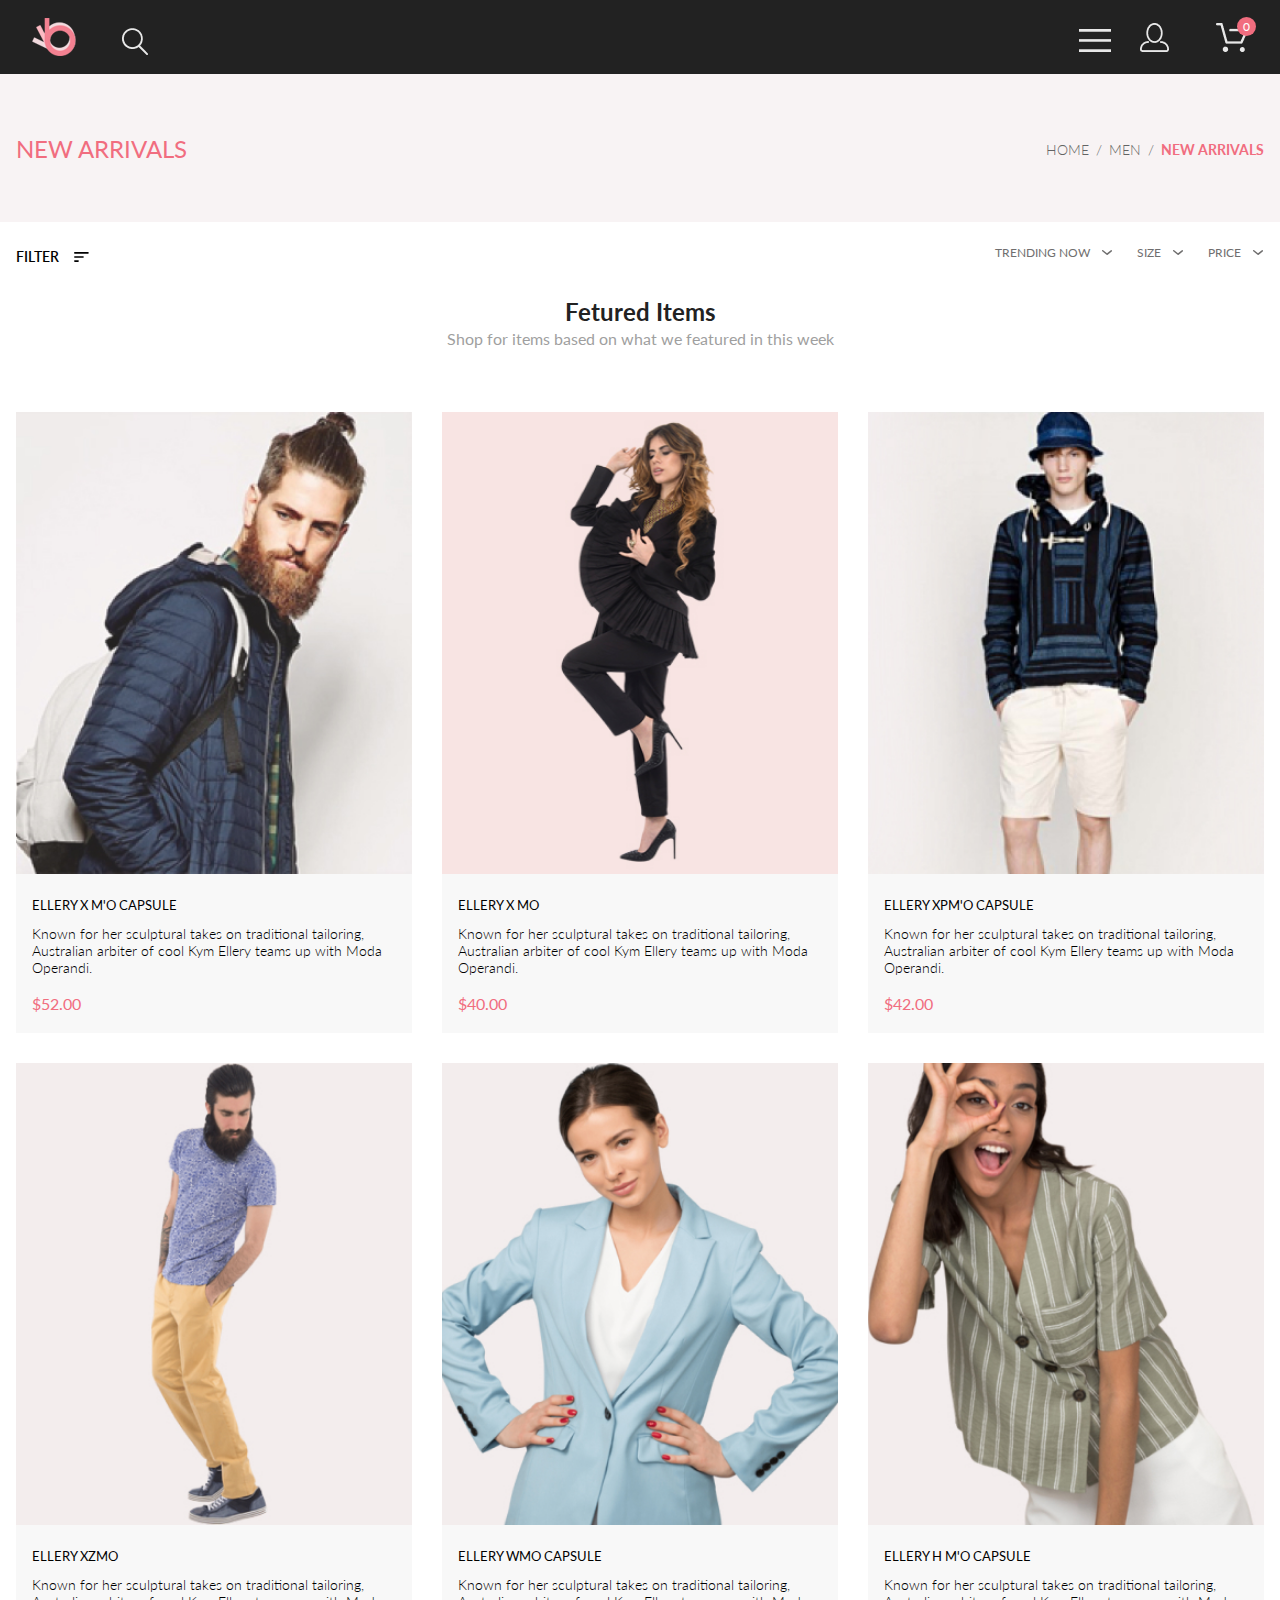
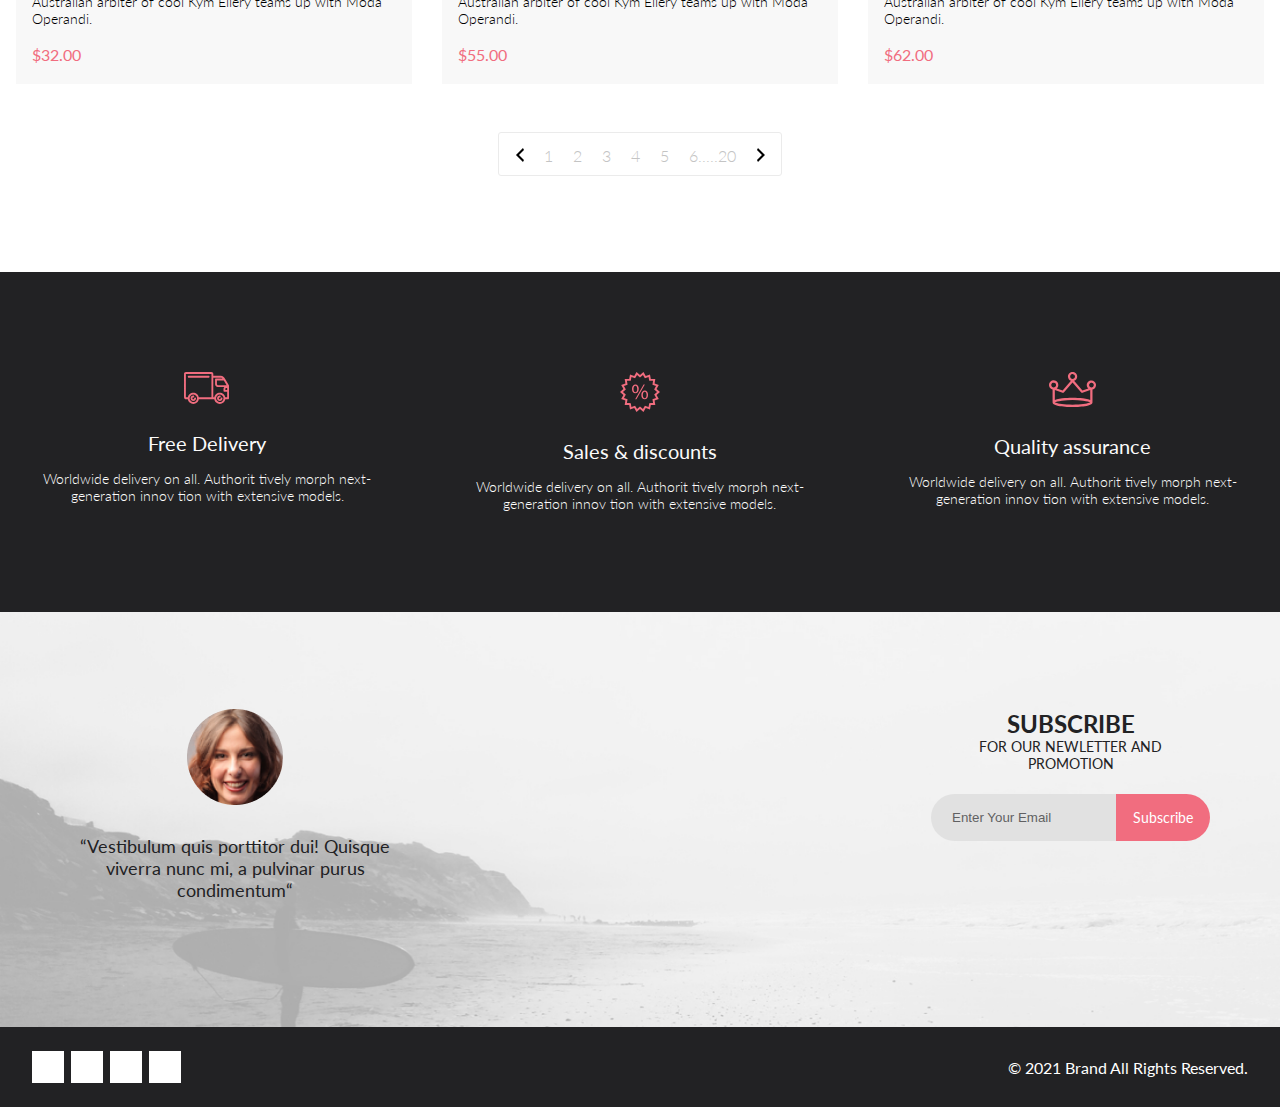
<file: 8/index.html>
<!DOCTYPE html>
<html lang="en">

<head>
    <meta charset="UTF-8">
    <meta name="viewport" content="width=device-width, initial-scale=1.0">
    <title>Document</title>
    <link rel="stylesheet" href="https://cdnjs.cloudflare.com/ajax/libs/font-awesome/5.15.2/css/all.min.css" integrity="sha512-HK5fgLBL+xu6dm/Ii3z4xhlSUyZgTT9tuc/hSrtw6uzJOvgRr2a9jyxxT1ely+B+xFAmJKVSTbpM/CuL7qxO8w==" crossorigin="anonymous" />
    <link rel="stylesheet" href="style.css">
</head>

<body>
    <div class="header">
        <div class="container">
            <div class="leftHeader">
                <img src="images/logo.png" alt="">
                <img class="searchIcon" src="images/search.png" alt="">
            </div>

            <div class="rightHeader">
                <img src="images/bars.png" alt="">
                <img class="userIcon" src="images/user.png" alt="">

                <span class="cartIconWrap">
                    <img class="cartIcon" src="images/cart.png" alt="">
                    <span>0</span>
                </span>
                <div class="basket hidden">
                    <div class="basketRow basketHeader">
                        <div>Название товара</div>
                        <div>Количество</div>
                        <div>Цена за шт.</div>
                        <div>Итого</div>
                    </div>
                
                    <div class="basketTotal">
                        Товаров в корзине на сумму:
                        $<span class="basketTotalValue">0</span>
                    </div>
                </div>
            </div>
        </div>
    </div>

    <div class="newArrivals">
        <div class="container">
            <h1>NEW ARRIVALS</h1>
            <nav>
                <a href="#">HOME</a>
                <span>/</span>
                <a href="#">MEN</a>
                <span>/</span>
                <a href="#">NEW ARRIVALS</a>
            </nav>
        </div>
    </div>

    <div class="filters">
        <div class="container">
            <div class="filtersLeft">
                <span class="filterLabel">FILTER</span>
                <img class="filterIcon" src="images/filter.svg" alt="">
                <div class="filterPopup hidden">
                    <nav class="filterCategory">
                        <div class="filterCategoryHeader">CATEGORY</div>
                        <div class="hidden">
                            <a href="#">Accessories</a>
                            <a href="#">Bags</a>
                            <a href="#">Denim</a>
                            <a href="#">Hoodies & Sweatshirts</a>
                            <a href="#">Jackets & Coats</a>
                            <a href="#">Polos</a>
                            <a href="#">Shirts</a>
                            <a href="#">Shoes</a>
                            <a href="#">Sweaters & Knits</a>
                            <a href="#">T-Shirts</a>
                            <a href="#">Tanks</a>
                        </div>
                    </nav>
                    <nav class="filterCategory">
                        <div class="filterCategoryHeader">BRAND</div>
                        <div class="hidden">
                            <a href="#">Accessories</a>
                            <a href="#">Bags</a>
                            <a href="#">Denim</a>
                            <a href="#">Hoodies & Sweatshirts</a>
                            <a href="#">Jackets & Coats</a>
                            <a href="#">Polos</a>
                            <a href="#">Shirts</a>
                            <a href="#">Shoes</a>
                            <a href="#">Sweaters & Knits</a>
                            <a href="#">T-Shirts</a>
                            <a href="#">Tanks</a>
                        </div>
                    </nav>
                    <nav class="filterCategory">
                        <div class="filterCategoryHeader">DESIGNER</div>
                        <div class="hidden">
                            <a href="#">Accessories</a>
                            <a href="#">Bags</a>
                            <a href="#">Denim</a>
                            <a href="#">Hoodies & Sweatshirts</a>
                            <a href="#">Jackets & Coats</a>
                            <a href="#">Polos</a>
                            <a href="#">Shirts</a>
                            <a href="#">Shoes</a>
                            <a href="#">Sweaters & Knits</a>
                            <a href="#">T-Shirts</a>
                            <a href="#">Tanks</a>
                        </div>
                    </nav>
                </div>
            </div>
            <div class="filtersRight">
                <div class="filterTrending">
                    TRENDING NOW
                    <img src="images/filterArrow.svg" alt="">
                </div>
                <div class="filterSize">
                    <div class="filterSizeWrap">
                        SIZE
                        <img src="images/filterArrow.svg" alt="">
                    </div>
                    <div class="filterSizes hidden">
                        <div>
                            <input type="checkbox"> XS
                        </div>
                        <div>
                            <input type="checkbox"> S
                        </div>
                        <div>
                            <input type="checkbox"> M
                        </div>
                        <div>
                            <input type="checkbox"> L
                        </div>
                    </div>
                </div>
                <div class="filterPrice">
                    PRICE
                    <img src="images/filterArrow.svg" alt="">
                </div>
            </div>
        </div>
    </div>

    <div class="featured container">
        <h2 class="featuredHeader">Fetured Items</h2>
        <div class="featuredTitle">Shop for items based on what we featured in this week</div>

        <div class="featuredItems">

            <div class="featuredItem" data-id="1" data-name="ELLERY X M'O CAPSULE" data-price="52">

                <div class="featuredImgWrap">
                    <img src="images/featured/1.jpg" alt="">
                    <div class="featuredImgDark">
                        <button class="addToCart">
                            <img src="images/cart.svg" alt="">
                            Add to Cart
                        </button>
                    </div>
                </div>

                <div class="featuredData">
                    <div class="featuredName">
                        ELLERY X M'O CAPSULE
                    </div>
                    <div class="featuredText">
                        Known for her sculptural takes on traditional tailoring, Australian arbiter of cool Kym Ellery
                        teams
                        up with Moda Operandi.
                    </div>
                    <div class="featuredPrice">
                        $52.00
                    </div>
                </div>

            </div>

            <div class="featuredItem" data-id="2" data-name="ELLERY X MO " data-price="40">

                <div class="featuredImgWrap">
                    <img src="images/featured/2.jpg" alt="">
                    <div class="featuredImgDark">
                        <button class="addToCart">
                            <img src="images/cart.svg" alt="">
                            Add to Cart
                        </button>
                    </div>
                </div>

                <div class="featuredData">
                    <div class="featuredName">
                        ELLERY X MO 
                    </div>
                    <div class="featuredText">
                        Known for her sculptural takes on traditional tailoring, Australian arbiter of cool Kym Ellery
                        teams
                        up with Moda Operandi.
                    </div>
                    <div class="featuredPrice">
                        $40.00
                    </div>
                </div>

            </div>

            <div class="featuredItem" data-id="3" data-name="ELLERY XPM'O CAPSULE" data-price="42">

                <div class="featuredImgWrap">
                    <img src="images/featured/3.jpg" alt="">
                    <div class="featuredImgDark">
                        <button class="addToCart">
                            <img src="images/cart.svg" alt="">
                            Add to Cart
                        </button>
                    </div>
                </div>

                <div class="featuredData">
                    <div class="featuredName">
                        ELLERY XPM'O CAPSULE
                    </div>
                    <div class="featuredText">
                        Known for her sculptural takes on traditional tailoring, Australian arbiter of cool Kym Ellery
                        teams
                        up with Moda Operandi.
                    </div>
                    <div class="featuredPrice">
                        $42.00
                    </div>
                </div>

            </div>

            <div class="featuredItem" data-id="4" data-name="ELLERY XZMO" data-price="32">

                <div class="featuredImgWrap">
                    <img src="images/featured/4.jpg" alt="">
                    <div class="featuredImgDark">
                        <button class="addToCart">
                            <img src="images/cart.svg" alt="">
                            Add to Cart
                        </button>
                    </div>
                </div>

                <div class="featuredData">
                    <div class="featuredName">
                        ELLERY XZMO
                    </div>
                    <div class="featuredText">
                        Known for her sculptural takes on traditional tailoring, Australian arbiter of cool Kym Ellery
                        teams
                        up with Moda Operandi.
                    </div>
                    <div class="featuredPrice">
                        $32.00
                    </div>
                </div>

            </div>

            <div class="featuredItem" data-id="5" data-name="ELLERY WMO CAPSULE" data-price="55">

                <div class="featuredImgWrap">
                    <img src="images/featured/5.jpg" alt="">
                    <div class="featuredImgDark">
                        <button class="addToCart">
                            <img src="images/cart.svg" alt="">
                            Add to Cart
                        </button>
                    </div>
                </div>

                <div class="featuredData">
                    <div class="featuredName">
                        ELLERY WMO CAPSULE
                    </div>
                    <div class="featuredText">
                        Known for her sculptural takes on traditional tailoring, Australian arbiter of cool Kym Ellery
                        teams
                        up with Moda Operandi.
                    </div>
                    <div class="featuredPrice">
                        $55.00
                    </div>
                </div>

            </div>
            <div class="featuredItem" data-id="6" data-name="ELLERY H M'O CAPSULE" data-price="62">

                <div class="featuredImgWrap">
                    <img src="images/featured/6.jpg" alt="">
                    <div class="featuredImgDark">
                        <button class="addToCart">
                            <img src="images/cart.svg" alt="">
                            Add to Cart
                        </button>
                    </div>
                </div>

                <div class="featuredData">
                    <div class="featuredName">
                        ELLERY H M'O CAPSULE
                    </div>
                    <div class="featuredText">
                        Known for her sculptural takes on traditional tailoring, Australian arbiter of cool Kym Ellery
                        teams
                        up with Moda Operandi.
                    </div>
                    <div class="featuredPrice">
                        $62.00
                    </div>
                </div>

            </div>
        </div>

        <div class="pagination">
            <a href="#">
                <img src="images/chevronLeft.svg" alt="">
            </a>
            <a href="#">1</a>
            <a href="#">2</a>
            <a href="#">3</a>
            <a href="#">4</a>
            <a href="#">5</a>
            <a href="#">6.....20</a>
            <a href="#">
                <img src="images/chevronRight.svg" alt="">
            </a>
        </div>
    </div>

    <div class="services">
        <div class="container">

            <div class="serivceUnit">
                <img src="images/services/delivery.svg" alt="">
                <div class="servicesTitle">
                    Free Delivery
                </div>
                <div class="servicesText">
                    Worldwide delivery on all. Authorit tively morph next-generation innov tion with extensive models.
                </div>
            </div>

            <div class="serivceUnit">
                <img src="images/services/discount.svg" alt="">
                <div class="servicesTitle">
                    Sales & discounts
                </div>
                <div class="servicesText">
                    Worldwide delivery on all. Authorit tively morph next-generation innov tion with extensive models.
                </div>
            </div>

            <div class="serivceUnit">
                <img src="images/services/assurance.svg" alt="">
                <div class="servicesTitle">
                    Quality assurance
                </div>
                <div class="servicesText">
                    Worldwide delivery on all. Authorit tively morph next-generation innov tion with extensive models.
                </div>
            </div>
        </div>
    </div>

    <div class="subscribe">
        <div class="container">

            <div class="subscribeLeft">
                <img src="images/subscribeUser.png" alt="">
                <div class="subscribeUserText">
                    “Vestibulum quis porttitor dui! Quisque viverra nunc mi, a pulvinar purus condimentum“
                </div>
            </div>

            <div class="subscribeRight">
                <div class="subscribeTitle">
                    SUBSCRIBE
                </div>
                <div class="subscribeText">
                    FOR OUR NEWLETTER AND PROMOTION
                </div>
                <form action="" class="subscribeForm">
                    <input type="text" placeholder="Enter Your Email">
                    <button>Subscribe</button>
                </form>
            </div>

        </div>
    </div>

    <div class="footer">
        <div class="container">
            <div class="footerLeft">
                <a href="#">
                    <i class="fab fa-facebook-f"></i>
                </a>
                <a href="#">
                    <i class="fab fa-instagram"></i>
                </a>
                <a href="#">
                    <i class="fab fa-pinterest-p"></i>
                </a>
                <a href="#">
                    <i class="fab fa-twitter"></i>
                </a>
            </div>
            <div class="footerRight">
                &copy; 2021  Brand  All Rights Reserved.
            </div>
        </div>
    </div>

    <script src="app.js"></script>
    <script src="basket.js"></script>
</body>

</html>
</file>
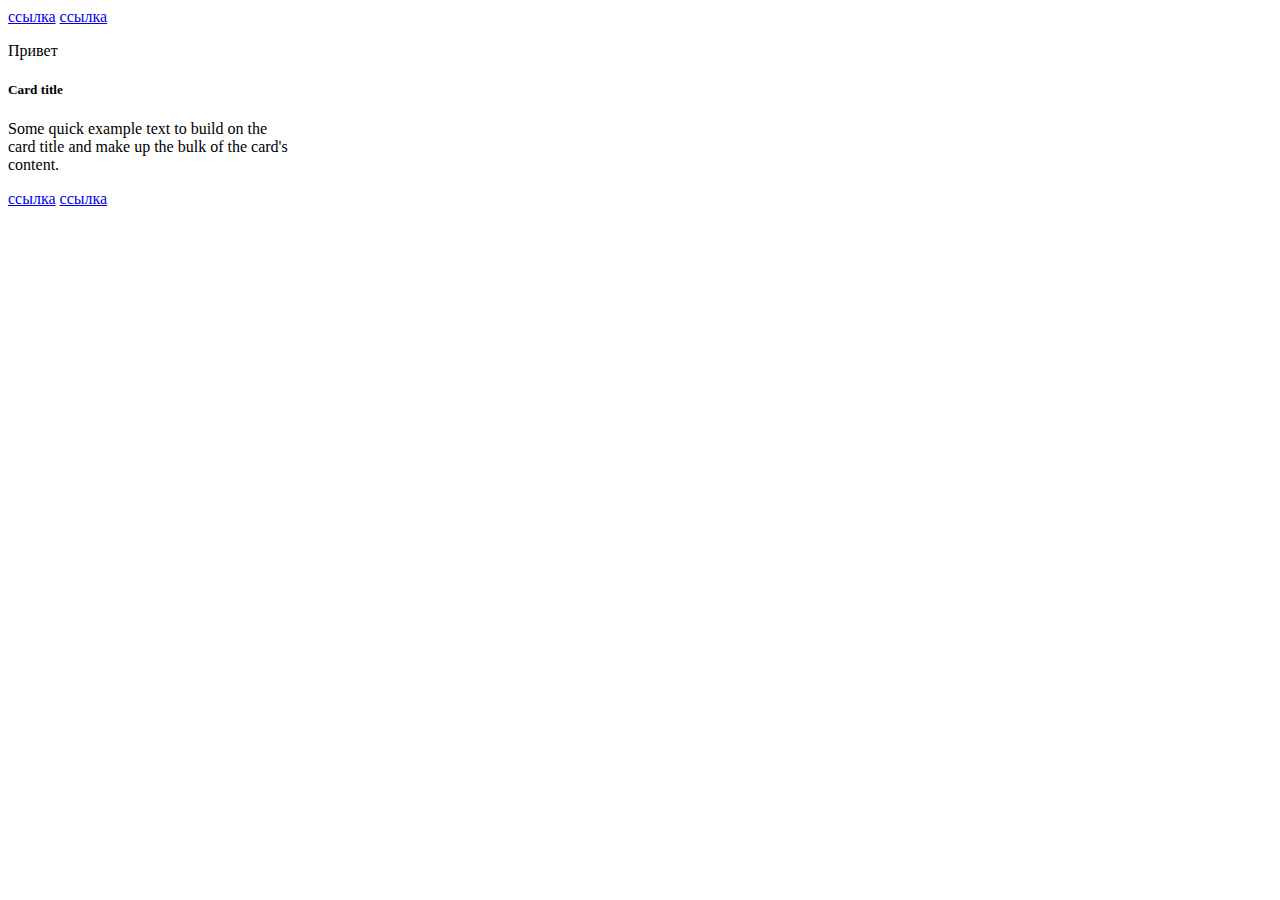
<file: 5/1.html>
<!DOCTYPE html>
<html lang="en">
<head>
  <meta charset="UTF-8">
  <title>Homework</title>
</head>
<body>
<!--
Обязательное задание.

Выполнить все задачи в теге script. Комментарии, в которых написаны задачи, не
стирать, код с решением задачи пишем под комментарием.
-->

<a href="#" class="card-link">Card link</a>
<a href="#" class="card-link">Another link</a>

<div class="card" style="width: 18rem;">
  <div class="card-body">
    <h5 class="card-title" data-number="100">Card title</h5>
    <h6 class="card-subtitle mb-2 text-muted">Card subtitle</h6>
    <p class="card-text" data-number="50">
      Some quick example text to build on the card title and make up the bulk of the card's
      content.
    </p>
    <a href="#" id="super_link" class="card-link">Card link</a>
    <a href="#" class="card-link" data-number="50">Another link</a>
  </div>
</div>

<script>
  "use strict";

  /*
  1. Найти по id, используя getElementById, элемент с id равным "super_link" и
  вывести этот элемент в консоль.
   */

  console.log(document.getElementById('super_link'));

  /*
  2. Внутри всех элементов на странице, которые имеют класс "card-link",
  поменяйте текст внутри элемента на "ссылка".
   */

  document
    .querySelectorAll('.card-link')
    .forEach(el => el.textContent = 'ссылка');

  /*
  3. Найти все элементы на странице с классом "card-link", которые лежат в
  элементе с классом "card-body" и вывести полученную коллекцию в консоль.
   */

  console.log(document.querySelectorAll('.card-body .card-link'));

  /*
  4. Найти первый попавшийся элемент на странице у которого есть атрибут
  data-number со значением 50 и вывести его в консоль.
   */

  console.log(document.querySelector('[data-number="50"]'));

  /*
  5. Выведите содержимое тега title в консоль.
   */

  console.log(document.title);

  /*
  6. Получите элемент с классом "card-title" и выведите его родительский узел
  в консоль.
   */

  console.log(document.querySelector('.card-title').parentNode);

  /*
  7. Создайте тег `p`, запишите внутри него текст "Привет" и добавьте созданный
  тег в начало элемента, который имеет класс "card".
   */

  const pTag = document.createElement('p');
  pTag.textContent = 'Привет';
  document.querySelector('.card').prepend(pTag);

  /*
  8. Удалите тег h6 на странице.
   */

  document.querySelector('h6').remove();

</script>
</body>
</html>
</file>
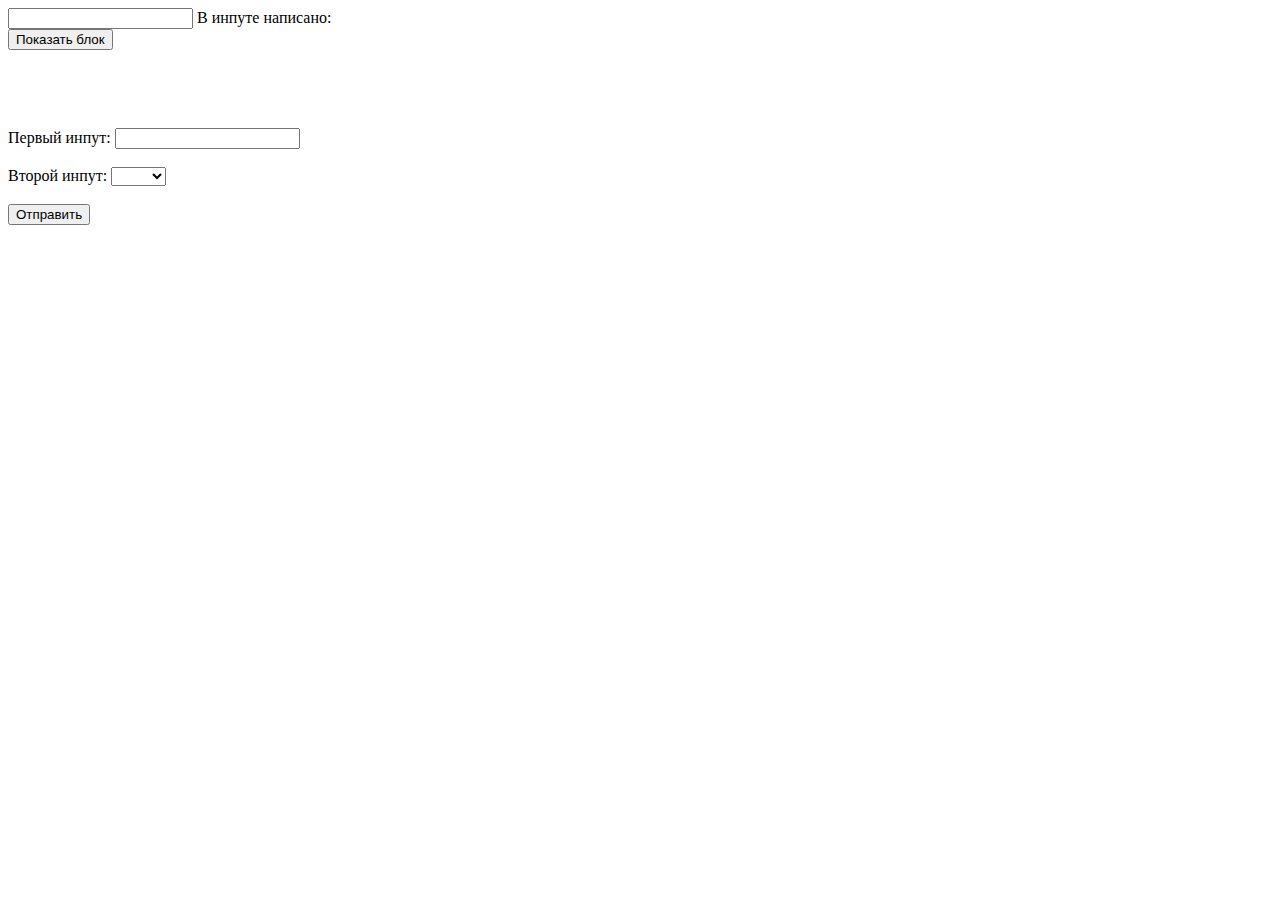
<file: 6/2.html>
<!DOCTYPE html>
<html lang="en">
<head>
  <meta charset="UTF-8">
  <title>Homework</title>
  <link rel="stylesheet" href="https://cdnjs.cloudflare.com/ajax/libs/animate.css/4.0.0/animate.min.css">
  <style>
    .message {
      width: 150px;
      padding: 20px;
      background: lightgoldenrodyellow;
      border: 1px solid orange;
      visibility: hidden;
    }
    .error {
      border: 0.3rem solid red;
    }
  </style>
</head>
<body>
<!--
Обязательное задание.

Выполнить все задачи в теге script. Комментарии, в которых написаны задачи, не
стирать, код с решением задачи пишем под комментарием.
-->

<input id="from" type="text">
В инпуте написано: <span></span>

<br>

<button class="messageBtn">Показать блок</button>
<div class="message">
  Привет :)
</div>

<br>

<form>
  <label>
    Первый инпут:
    <input class="form-control" type="text">
  </label>
  <br>
  <br>
  <label>
    Второй инпут:
    <select class="form-control">
      <option value=""></option>
      <option value="1">Один</option>
      <option value="2">Два</option>
    </select>
  </label>
  <br>
  <br>
  <button>Отправить</button>
</form>

<script>
  "use strict";

  /*
  1. При изменении значения в input с id="from", значение содержащееся в нем
  должно моментально отображаться в span. То есть при печати в input'е тег span
  также должен меняться.
  */

  const spanEl = document.querySelector('span');
  document.querySelector('input').addEventListener('input', e => {
    spanEl.textContent = e.target.value;
  });

  /*
  2. При клике на кнопку с классом messageBtn необходимо элементу с классом
  message:
  1) добавить два класса: animate__animated и animate__fadeInLeftBig
  2) поставить данному элементу стиль visibility в значение 'visible'.
   */

  const message = document.querySelector('.message');
  document.querySelector('button').addEventListener('click', () => {
    message.classList.add('animate__animated', 'animate__fadeInLeftBig');
    message.style.visibility = 'visible';
  });

  /*
  3. Необходимо при отправке формы проверить, заполнены ли все поля в этой
  форме. Если какое-либо поле не заполнено, форма не должна отправляться, также
  должны быть подсвечены незаполненные поля (необходимо поставить класс error
  незаполненным полям).
  Как только пользователь начинает заполнять какое-либо поле, необходимо,
  при вводе в данное поле, произвести проверку:
  Если поле пустое, необходимо данное поле подсветить (поставить класс error
  данному полю).
  Если поле было чем-либо заполнено, подсветку (класс error) необходимо убрать.
   */

  const formEl = document.querySelector('form');
  const formControlEls = formEl.querySelectorAll('input, select');
  formEl.addEventListener('submit', event => {
    formControlEls.forEach(formControlEl => {
      if (formControlEl.value === '') {
        formControlEl.classList.add('error');
        event.preventDefault();
      }
    });
  });

  formEl.addEventListener('input', event => {
    if (!event.target.classList.contains('form-control')) {
      return;
    }
    event.target.value === ''
      ? event.target.classList.add('error')
      : event.target.classList.remove('error');
  });

</script>
</body>
</html>
</file>
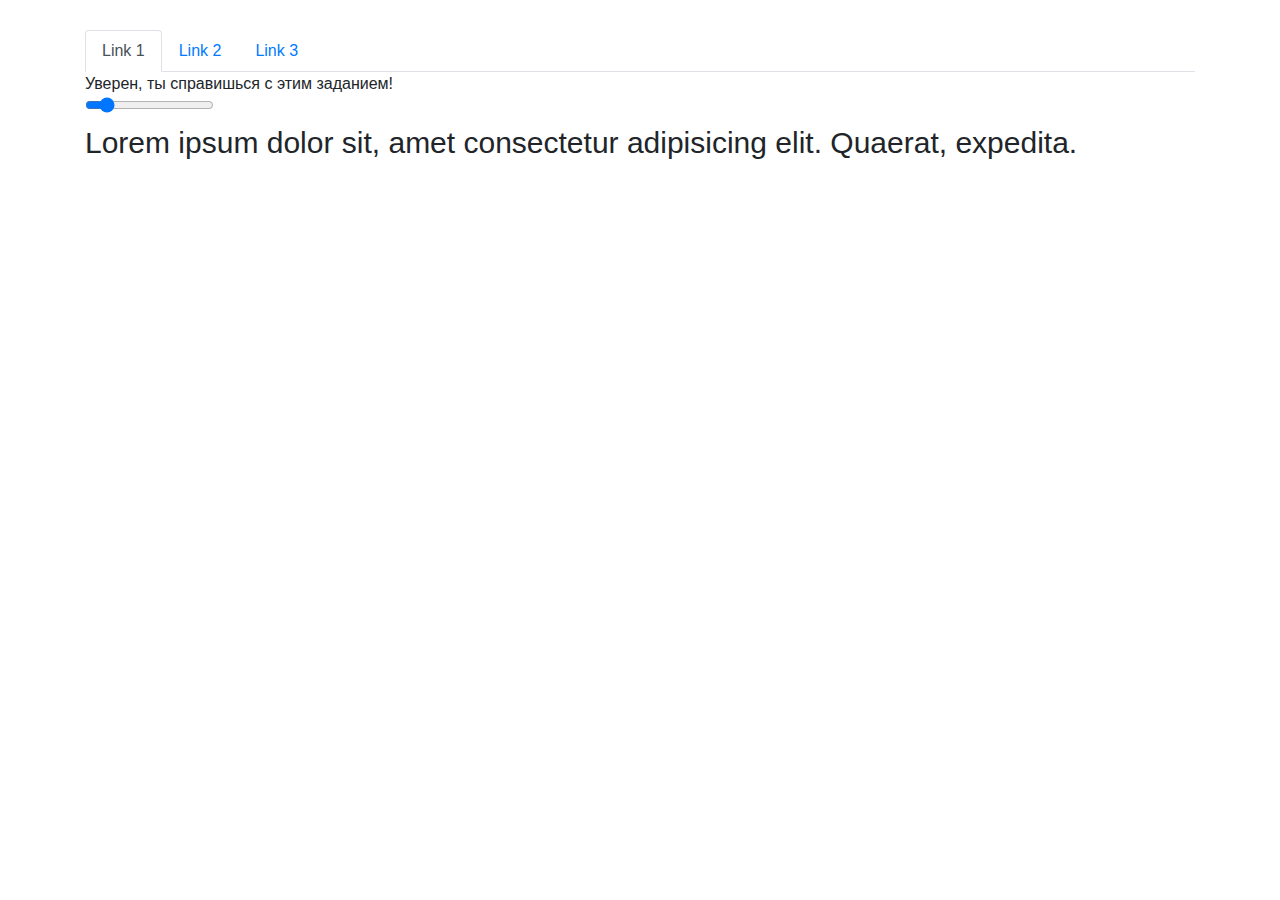
<file: 7/1.html>
<!DOCTYPE html>
<html lang="en">
<head>
  <meta charset="UTF-8">
  <title>Homework</title>
  <link rel="stylesheet" href="https://stackpath.bootstrapcdn.com/bootstrap/4.5.2/css/bootstrap.min.css"
        integrity="sha384-JcKb8q3iqJ61gNV9KGb8thSsNjpSL0n8PARn9HuZOnIxN0hoP+VmmDGMN5t9UJ0Z" crossorigin="anonymous">
  <style>
    .nav {
      margin-top: 30px;
    }
    #inputDiv {
      font-size: 30px;
    }
  </style>
</head>
<body>
<!--
Обязательное задание.

Выполнить все задачи в теге script. Комментарии, в которых написаны задачи, не
стирать, код с решением задачи пишем под комментарием.
-->
<div class="container">
  <ul class="nav nav-tabs">
    <li class="nav-item" data-text="T1">
      <a class="nav-link active" href="#">Link 1</a>
    </li>
    <li class="nav-item" data-text="X6">
      <a class="nav-link" href="#">Link 2</a>
    </li>
    <li class="nav-item" data-text="H99">
      <a class="nav-link" href="#">Link 3</a>
    </li>
  </ul>

  <div class="text">Уверен, ты справишься с этим заданием!</div>

  <input type="range" min="20" max="100">
  <div id="inputDiv">
    Lorem ipsum dolor sit, amet consectetur adipisicing elit. Quaerat, expedita.
  </div>
</div>

<script>
  "use strict";

  /*
  1. Необходимо сделать так, чтобы при клике на элемент с классом "nav-link",
  данному элементу ставился класс "active", при этом у всхе других элементов с
  классом nav-link данных элемент отсутствовал, необходимо использовать
  делегирование события.
  Также необходимо чтобы в div с классом text ставился нужный текст, который
  прописан в объекте panelText (вам необходимо определить самостоятельно, что
  общего между данной в html версткой и объектом ниже).
  */
  const panelText = {
    T1: "Уверен, ты справишься с этим заданием!",
    X6: "Знаю, программирование это нелегко.",
    H99: "Однако, программирование, в итоге, принесет свои плоды.",
  };

  let activeLinkEl = document.querySelector('.active');
  const textDivEl = document.querySelector('div.text');
  document.querySelector('.nav-tabs').addEventListener('click', event => {
    if (!event.target.classList.contains('nav-link')) {
      return;
    }

    activeLinkEl.classList.remove('active');
    event.target.classList.add('active');
    activeLinkEl = event.target;

    textDivEl.textContent = panelText[event.target.parentElement.dataset.text];
  });

  /*
  2. Необходимо сделать так, чтобы при изменении input'а менялся и размер шрифта
  у элемента с id="inputDiv". Перемещение ползунка должно плавно увеличивать
  шрифт у текста, никакого резкого увеличения шрифта не должно быть при
  перетаскивании ползунка.
   */

  const divEl = document.getElementById('inputDiv');
  const inputEl = document.querySelector('input');
  inputEl.value = Number.parseInt(getComputedStyle(divEl).fontSize).toString();
  inputEl.addEventListener('input', event => {
    divEl.style.fontSize = `${event.target.value}px`;
  });

</script>
</body>
</html>
</file>
<file: 8/style.css>
@import url("https://fonts.googleapis.com/css2?family=Lato:wght@300;400;700;900&display=swap");
body {
    margin: 0;
    font-family: Lato, sans-serif;
}

.header {
    background: #222222;
    height: 74px;
    padding: 18px 16px;
    box-sizing: border-box;
}

.header .container {
    display: flex;
    justify-content: space-between;
    align-items: center;
}

@media (min-width: 1600px) {
    .container {
        margin: 0 auto;
        width: 1140px;
    }
}

@media (min-width: 768px) {
    .header {
        padding-left: 32px;
        padding-right: 32px;
    }
}

.header i {
    color: #e8e8e8;
}

.userIcon,
.cartIcon {
    display: none;
}

@media (min-width: 768px) {
    .userIcon,
    .cartIcon {
        display: inline;
    }
}

.userIcon {
    margin-left: 25px;
    margin-right: 42px;
}

.searchIcon {
    margin-left: 41px;
}

.cartIconWrap {
    position: relative;
}

.cartIconWrap span {
    display: inline-block;
    width: 19px;
    height: 19px;
    color: white;
    background: #f16d7f;
    border-radius: 50%;
    position: absolute;
    text-align: center;
    right: -8px;
    top: -19px;
    font-size: 12px;
    line-height: 19px;
}


.rightHeader {
    position: relative;
}

.basket {
    position: absolute;
    z-index: 3;
    right: 0;
    top: 37px;
    background: white;
    padding: 10px;
    border: 1px solid #ebebeb;
    border-radius: 3px;
    font-size: 14px;
}

@media (min-width: 340px) {
    .basket {
        font-size: 16px;
    }
}
@media (min-width: 552px) {
    .basket {
        width: 500px;
    }
}

.basketRow {
    display: grid;
    grid-template-columns: repeat(4, 1fr);
    gap: 10px;
    margin-bottom: 10px;
    border-bottom: 1px solid #ebebeb;
    padding-bottom: 10px;
}

.basketHeader {
    font-weight: bold;
}

.basketTotal {
    font-weight: bold;
    text-align: right;
}

.newArrivals {
    background: #f8f3f4;
    min-height: 148px;
}

.newArrivals h1 {
    margin: 24px 0 32px;
    font-weight: normal;
    font-size: 24px;
    line-height: 29px;
    color: #f16d7f;
}

@media (min-width: 768px) {
    .newArrivals h1 {
        margin: 0;
    }
}

.newArrivals .container {
    display: flex;
    flex-direction: column;
    align-items: center;
    min-height: inherit;
}

@media (min-width: 768px) {
    .newArrivals .container {
        flex-direction: row;
        justify-content: space-between;
    }
}

@media (min-width: 768px) and (max-width: 1599px) {
    .newArrivals .container {
        padding: 0 16px;
    }
}

.newArrivals nav a,
.newArrivals nav span {
    font-weight: 300;
    font-size: 14px;
    line-height: 17px;
    color: #636363;
}

.newArrivals nav a {
    text-decoration: none;
}

.newArrivals nav span {
    margin: 0 3px;
}

.newArrivals nav a:last-of-type {
    font-weight: bold;
    font-size: 14px;
    line-height: 17px;
    color: #f16d7f;
}

.filters {
    margin-top: 24px;
    margin-bottom: 32px;
}

@media (min-width: 1600px) {
    .filters {
        margin-top: 51px;
        margin-bottom: 64px;
    }
}

.filters .container {
    display: flex;
    justify-content: space-between;
    padding-left: 8px;
    padding-right: 8px;
}

@media (min-width: 768px) {
    .filters .container {
        padding-left: 16px;
        padding-right: 16px;
    }
}

@media (min-width: 1600px) {
    .filters .container {
        padding-left: 0;
        padding-right: 0;
        justify-content: flex-start;
    }
}

.filtersRight {
    display: flex;
    font-size: 12px;
    line-height: 14px;
    color: #6f6e6e;
}

@media (min-width: 1600px) {
    .filtersRight {
        font-size: 14px;
        line-height: 17px;
        margin-left: 320px;
    }
}

.filtersRight img {
    position: relative;
    bottom: 1px;
    margin-left: 9px;
}

.filtersRight > div:not(:last-child) {
    margin-right: 15px;
}

@media (min-width: 375px) {
    .filtersRight > div:not(:last-child) {
        margin-right: 24px;
    }
}

.filtersLeft .filterLabel {
    display: none;
    position: relative;
    z-index: 2;
    cursor: pointer;
}

.filterLabelPink {
    color: #ef5b70 !important;
    left: 16px;
    top: 13px;
}

.filterIconPink {
    left: 16px;
    top: 13px;
}

@media (min-width: 768px) {
    .filtersLeft .filterLabel {
        display: inline;
        font-weight: 600;
        font-size: 14px;
        line-height: 17px;
        color: #000000;
    }
}

.filtersLeft .filterIcon {
    width: 37px;
    height: 25px;
    position: relative;
    z-index: 2;
}

@media (min-width: 768px) {
    .filtersLeft .filterIcon {
        width: 15px;
        height: 10px;
        margin-left: 11px;
    }
}

.filtersLeft {
    position: relative;
}

.hidden {
    display: none;
}

.filterPopup {
    position: absolute;
    left: 0;
    top: 0;
    width: 360px;
    background: #ffffff;
    box-shadow: 6px 4px 35px rgba(0, 0, 0, 0.21);
    padding: 46px 16px 16px 16px;
    z-index: 1;
    overflow-y: auto;
}

.filterCategoryHeader {
    font-size: 14px;
    line-height: 37px;
    color: #ef5b70;
    padding-left: 11px;
    min-height: 37px;
    border-bottom: 1px solid #ebebeb;
    margin-bottom: 24px;
    position: relative;
    cursor: pointer;
}

.filterCategoryHeader:before {
    content: "";
    width: 5px;
    min-height: inherit;
    background: #ef5b70;
    position: absolute;
    left: 0;
    top: 1px;
}

.filterCategory:not(:last-child) {
    margin-bottom: 24px;
}

.filterCategory a {
    display: block;
    text-decoration: none;
    padding-left: 34px;
    padding-right: 16px;
    font-size: 14px;
    line-height: 17px;
    color: #6f6e6e;
}

.filterCategory a:not(:last-child) {
    margin-bottom: 11px;
}

.filterSizeWrap {
    cursor: pointer;
}

.filterSize {
    position: relative;
}

.filterSizes {
    position: absolute;
    left: 0;
    top: 25px;
    width: 79px;
    height: 103px;
    background: #ffffff;
    box-shadow: 6px 4px 35px rgba(0, 0, 0, 0.21);
    padding: 7px 9px;
    box-sizing: border-box;
    font-size: 14px;
    color: #6f6e6e;
}

.filterSizes > div:not(:last-child) {
    margin-bottom: 4px;
}

.featured {
    padding-left: 8px;
    padding-right: 8px;
    margin-bottom: 96px;
}

@media (min-width: 768px) {
    .featured {
        padding-left: 16px;
        padding-right: 16px;
    }
}

@media (min-width: 1600px) {
    .featured {
        padding-left: 0;
        padding-right: 0;
    }
}

.featured h2 {
    margin-top: 0;
    margin-bottom: 3px;
    text-align: center;
    color: #222222;
}

.featuredTitle {
    text-align: center;
    color: #9f9f9f;
    margin-bottom: 64px;
}

.featuredItems {
    display: grid;
    grid-template-columns: 1fr;
    row-gap: 16px;
}

@media (min-width: 640px) {
    .featuredItems {
        grid-template-columns: 1fr 1fr;
        row-gap: 18px;
        column-gap: 16px;
    }
}

@media (min-width: 1000px) {
    .featuredItems {
        grid-template-columns: repeat(3, 1fr);
        gap: 30px;
    }
}

.featuredItem {
    background: #f8f8f8;
}

.featuredItem img {
    width: 100%;
    display: block;
}

.featuredImgWrap {
    position: relative;
}

.featuredItem:hover .featuredImgDark {
    display: flex;
}

.featuredImgDark {
    position: absolute;
    width: 100%;
    height: 100%;
    left: 0;
    top: 0;
    background: rgba(58, 56, 56, 0.86);
    display: none;
    justify-content: center;
    align-items: center;
}

.featuredImgDark button {
    background: none;
    border: 1px solid white;
    color: white;
    display: flex;
    align-items: center;
    padding: 10px 14px;
    font-size: 14px;
    font-family: inherit;
}

.featuredImgDark button img {
    width: 26px;
    height: 24px;
    margin-right: 11px;
}

.featuredData {
    padding: 23px 16px 20px;
}

.featuredName {
    font-size: 13px;
    line-height: 16px;
    color: #000000;
}

.featuredText {
    font-weight: 300;
    font-size: 14px;
    line-height: 17px;
    margin-top: 12px;
    margin-bottom: 18px;
}

.featuredPrice {
    font-size: 16px;
    line-height: 19px;
    color: #f16d7f;
}

.pagination {
    width: 284px;
    height: 44px;
    margin: 0 auto;
    border: 1px solid #ebebeb;
    margin-top: 48px;
    padding: 13px 16px;
    box-sizing: border-box;
    display: flex;
    justify-content: space-between;
    border-radius: 3px;
}

.pagination a {
    text-decoration: none;
    font-weight: 300;
    font-size: 16px;
    color: #c4c4c4;
}

.pagination a:hover {
    color: #ef5b70;
}

.services {
    background: #222224;
    padding-top: 48px;
    padding-bottom: 81px;
    padding-left: 14px;
    padding-right: 14px;
}

@media (min-width: 1200px) {
    .services {
        padding-top: 100px;
        padding-bottom: 100px;
    }
}

.services .container {
    display: grid;
    gap: 46px;
}

@media (min-width: 1200px) {
    .services .container {
        display: grid;
        grid-template-columns: repeat(3, 1fr);
        gap: 46px;
    }
}

.serivceUnit {
    text-align: center;
    display: flex;
    flex-direction: column;
    align-items: center;
}

.servicesTitle,
.servicesText {
    color: #fbfbfb;
}

.servicesTitle {
    font-size: 19.96px;
    line-height: 24px;
    margin-top: 27px;
    margin-bottom: 15px;
}

.servicesText {
    font-weight: 300;
    font-size: 13.972px;
    line-height: 17px;
    max-width: 340px;
}

.subscribe {
    background: url(images/subscribe.jpg) no-repeat;
    background-size: cover;
    padding-top: 64px;
    padding-bottom: 109px;
    padding-left: 20px;
    padding-right: 20px;
}

@media (min-width: 1200px) {
    .subscribe {
        padding-top: 97px;
        padding-bottom: 126px;
    }

    .subscribe .container {
        margin: 0 auto;
        width: 1140px;
        display: flex;
        justify-content: space-between;
    }
}

.subscribeLeft {
    display: flex;
    flex-direction: column;
    align-items: center;
}

.subscribeUserText {
    margin-top: 30px;
    text-align: center;
    font-size: 18px;
    line-height: 22px;
    color: #222224;
    max-width: 330px;
}

.subscribeRight {
    display: flex;
    flex-direction: column;
    align-items: center;
    margin-top: 65px;
}

@media (min-width: 1200px) {
    .subscribeRight {
        margin-top: initial;
    }
}

.subscribeTitle {
    font-weight: 700;
    font-size: 24px;
    color: #222224;
}

.subscribeTitle,
.subscribeText {
    max-width: 271px;
    text-align: center;
}

.subscribeText {
    font-size: 14px;
    color: #222224;
    margin-bottom: 22px;
}

.subscribeForm {
    height: 47px;
}

.subscribeForm input {
    height: inherit;
    background: #e1e1e1;
    border: none;
    padding: 6px 21px;
    box-sizing: border-box;
    border-top-left-radius: 28px;
    border-bottom-left-radius: 28px;
    float: left;
    width: 185px;
}

.subscribeForm input::-webkit-input-placeholder {
    color: #222224;
    font-family: inherit;
    opacity: 0.67;
}
.subscribeForm input::-moz-placeholder {
    color: #222224;
    font-family: inherit;
    opacity: 0.67;
}
.subscribeForm input:-ms-input-placeholder {
    color: #222224;
    font-family: inherit;
    opacity: 0.67;
}
.subscribeForm input:-moz-placeholder {
    color: #222224;
    font-family: inherit;
    opacity: 0.67;
}

.subscribeForm button {
    height: inherit;
    border: none;
    color: white;
    font-family: inherit;
    font-size: 14px;
    line-height: 17px;
    background: #f16d7f;
    border-top-right-radius: 28px;
    border-bottom-right-radius: 28px;
    padding: 0 17px;
}

.footer {
    background: #222224;
    padding: 43px 20px 10px;
}

@media (min-width: 768px) {
    .footer {
        padding: 24px 32px;
    }
}

.footer .container {
    display: flex;
    flex-direction: column;
    align-items: center;
}

@media (min-width: 768px) {
    .footer .container {
        flex-direction: row;
        justify-content: space-between;
    }
}

.footerLeft {
    display: flex;
}

.footer a {
    color: black;
    background: white;
    width: 32px;
    height: 32px;
    display: flex;
    justify-content: center;
    align-items: center;
    text-decoration: none;
}

.footer a:hover {
    background: #f16d7f;
    color: white;
}

.footer a:not(:last-child) {
    margin-right: 7px;
}

.footerRight {
    color: white;
}

@media (max-width: 767px) {
    .footerRight {
        margin-top: 40px;
    }
}
</file>
